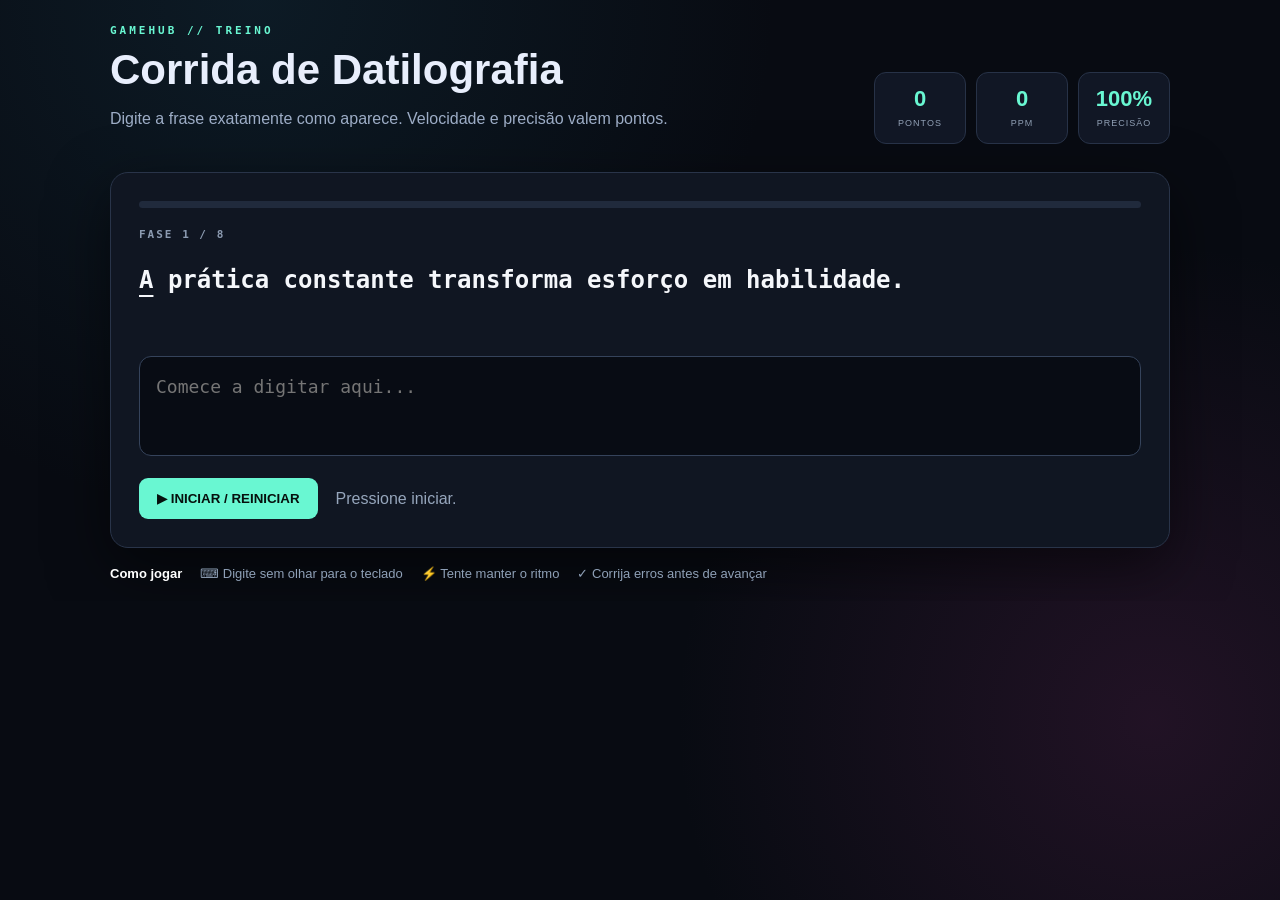
<file: GameHub/public/games/DatilografiaGame/index.html>
<!doctype html>
<html lang="pt-BR">
<head><meta charset="utf-8"><meta name="viewport" content="width=device-width,initial-scale=1">
<title>Corrida de Datilografia | GameHub</title><link rel="stylesheet" href="gamehub.css"></head>
<body>

<main class="wrap">
<header><div><span class="eyebrow">GAMEHUB // TREINO</span><h1>Corrida de Datilografia</h1><p>Digite a frase exatamente como aparece. Velocidade e precisão valem pontos.</p></div>
<div class="stats"><div><b id="score">0</b><span>PONTOS</span></div><div><b id="wpm">0</b><span>PPM</span></div><div><b id="accuracy">100%</b><span>PRECISÃO</span></div></div></header>
<section class="game">
<div class="progress"><i id="progress"></i></div>
<div class="phase">FASE <span id="phase">1</span> / <span id="total"></span></div>
<div id="phrase" class="phrase"></div>
<textarea id="input" autocomplete="off" spellcheck="false" placeholder="Comece a digitar aqui..."></textarea>
<div class="actions"><button id="start">▶ INICIAR / REINICIAR</button><span id="message">Pressione iniciar.</span></div>
</section>
<section class="tips"><b>Como jogar</b><span>⌨ Digite sem olhar para o teclado</span><span>⚡ Tente manter o ritmo</span><span>✓ Corrija erros antes de avançar</span></section>
</main><script src="gamehub.js"></script></body></html>
</file>
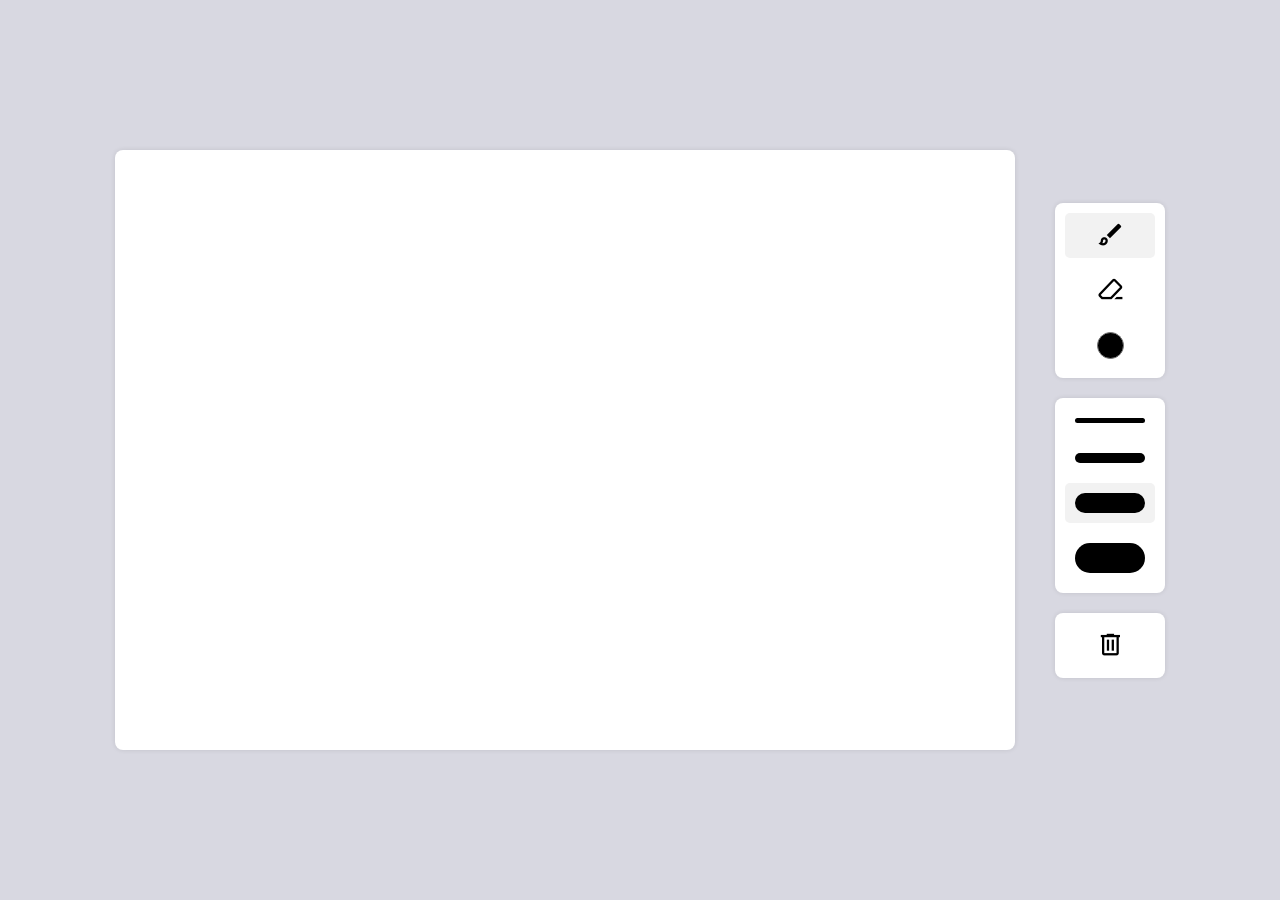
<file: GameHub/public/games/paint/index.html>
<!DOCTYPE html>
<html lang="en">
<head>
    <meta charset="UTF-8">
    <meta name="viewport" content="width=device-width, initial-scale=1.0">

    <link rel="stylesheet" href="https://fonts.googleapis.com/css2?family=Material+Symbols+Outlined:opsz,wght,FILL,GRAD@48,400,1,0" />

    <link rel="stylesheet" href="./style.css">

    <title>Paint</title>
</head>
<body>

    <section class="container">

        <canvas width="900" height="600"></canvas>

        <div>
            <section class="tool-box">
                <button class="button__tool active" data-action="brush">
                    <span class="material-symbols-outlined">brush</span>
                </button>

                <button class="button__tool" data-action="rubber">
                    <span class="material-symbols-outlined">ink_eraser</span>
                </button>

                <button class="button__tool">
                    <input type="color" class="input__color">
                </button>
            </section>

            <section class="tool-box">
                <button class="button__size" data-size=5>
                    <span class="stroke"></span>
                </button>

                <button class="button__size" data-size=10>
                    <span class="stroke"></span>
                </button>

                <button class="button__size active" data-size=20>
                    <span class="stroke"></span>
                </button>

                <button class="button__size" data-size=30>
                    <span class="stroke"></span>
                </button>
            </section>
            
            <section class="tool-box">
                <button class="button__tool button__clear">
                    <span class="material-symbols-outlined">delete</span>
                </button>
            </section>
        </div>

    </section>

    <script src="./script.js"></script>
</body>
</html>
</file>
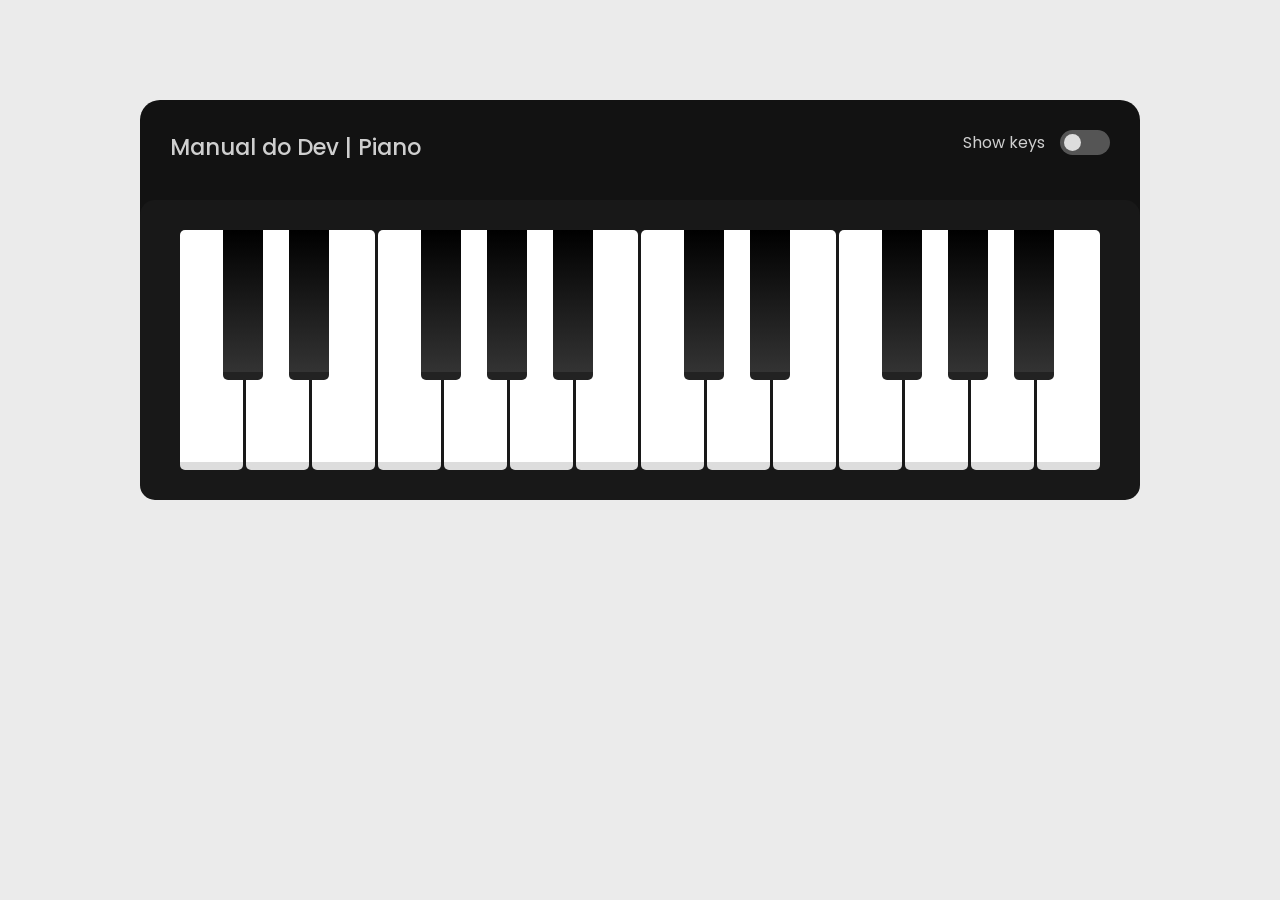
<file: GameHub/public/games/piano/index.html>
<!DOCTYPE html>
<html lang="en">
<head>
    <meta charset="UTF-8">
    <meta http-equiv="X-UA-Compatible" content="IE=edge">
    <meta name="viewport" content="width=device-width, initial-scale=1.0">

    <link rel="stylesheet" href="./css/style.css">

    <title>Piano | Manual do Dev</title>
</head>
<body>
    
    <section class="piano">

        <section class="controls">

            <h1>Manual do Dev | Piano</h1>

            <label class="checkbox__label">
                Show keys
                <span class="switcher">
                    <span class="switcher__button"></span>
                </span>
                <input type="checkbox" class="checkbox__keys" hidden>
            </label>

        </section>

        <section class="piano__keys disabled-keys">

            <div class="key white" data-note="1"><span>TAB</span></div>
            <div class="key black" data-note="2"><span>1</span></div>
            <div class="key white" data-note="3"><span>q</span></div>
            <div class="key black" data-note="4"><span>2</span></div>
            <div class="key white" data-note="5"><span>w</span></div>
            <div class="key white" data-note="6"><span>e</span></div>
            <div class="key black" data-note="7"><span>4</span></div>
            <div class="key white" data-note="8"><span>r</span></div>
            <div class="key black" data-note="9"><span>5</span></div>
            <div class="key white" data-note="10"><span>t</span></div>
            <div class="key black" data-note="11"><span>6</span></div>
            <div class="key white" data-note="12"><span>y</span></div>
            <div class="key white" data-note="13"><span>u</span></div>
            <div class="key black" data-note="14"><span>8</span></div>
            <div class="key white" data-note="15"><span>i</span></div>
            <div class="key black" data-note="16"><span>9</span></div>
            <div class="key white" data-note="17"><span>o</span></div>
            <div class="key white" data-note="18"><span>p</span></div>
            <div class="key black" data-note="19"><span>-</span></div>
            <div class="key white" data-note="20"><span>[</span></div>
            <div class="key black" data-note="21"><span>=</span></div>
            <div class="key white" data-note="22"><span>]</span></div>
            <div class="key black" data-note="23"><span>&larr;</span></div>
            <div class="key white" data-note="24"><span>\</span></div>

        </section>

    </section>

    <script src="./js/script.js"></script>
</body>
</html>
</file>
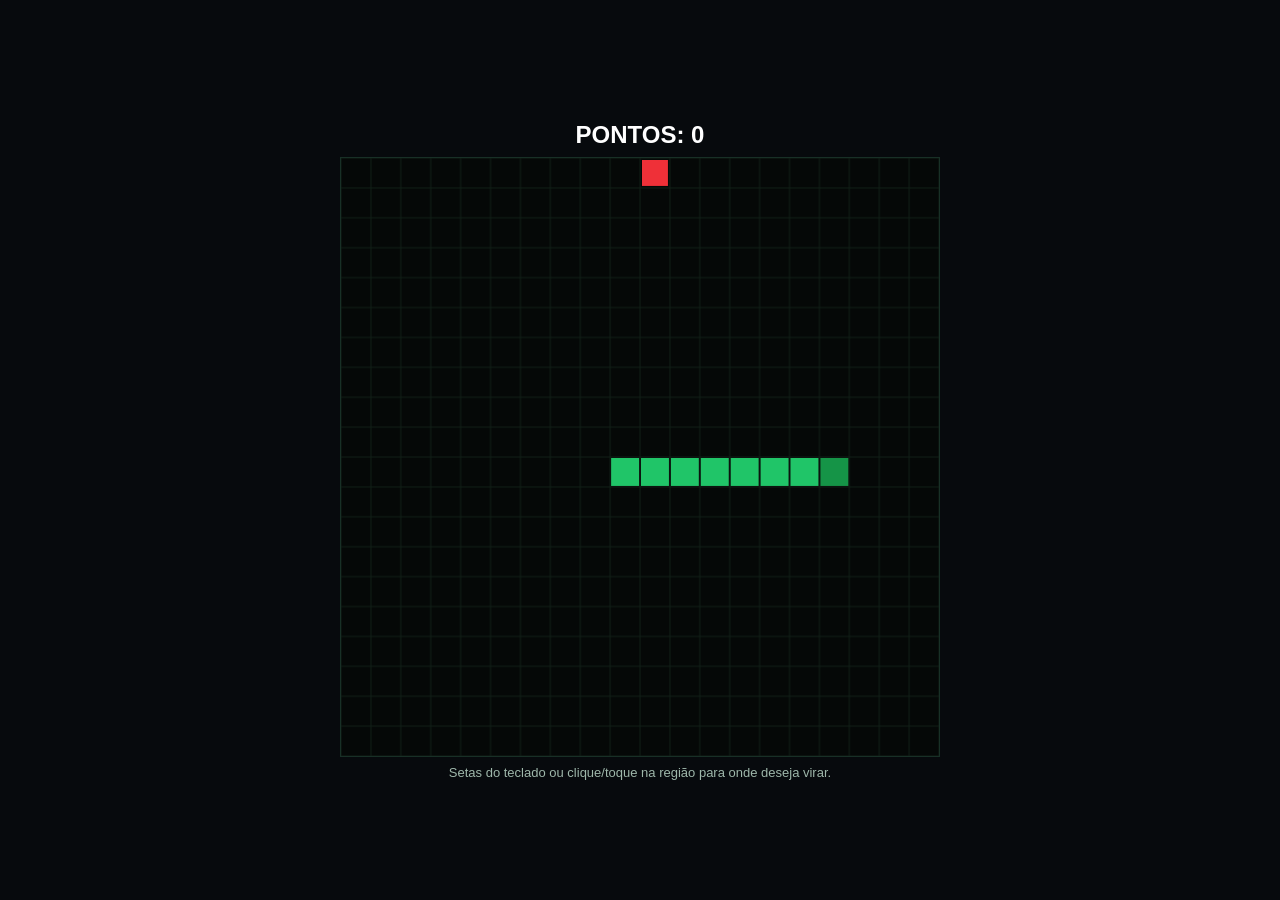
<file: GameHub/public/games/snake-game/index.html>
<!doctype html><html lang="pt-BR"><head><meta charset="utf-8"><meta name="viewport" content="width=device-width,initial-scale=1"><title>Snake Lógico</title>
<style>
*{box-sizing:border-box}html,body{margin:0;width:100%;height:100%;background:#070a0d;color:#fff;font-family:Arial,sans-serif;overflow:hidden}
body{display:flex;align-items:center;justify-content:center}.game{width:min(680px,96vw);text-align:center}.hud{font-size:24px;font-weight:800;margin:0 0 8px}
canvas{display:block;width:min(600px,90vw);height:auto;aspect-ratio:1;margin:auto;background:#050807;border:1px solid #183026;touch-action:none}
.help{font-size:13px;color:#9eb7aa;margin-top:8px}.over{position:fixed;inset:0;display:none;align-items:center;justify-content:center;background:#0009;z-index:5}
.over div{background:#101817;border:1px solid #22c55e;padding:24px;border-radius:16px}.over strong{font-size:28px}
</style></head><body><main class="game"><div class="hud">PONTOS: <span id="score">0</span></div><canvas id="game" width="600" height="600"></canvas><div class="help">Setas do teclado ou clique/toque na região para onde deseja virar.</div></main><div class="over" id="over"><div><strong>Fim da rodada</strong><p>Responda à pergunta para continuar.</p></div></div><script src="./js/script.js"></script></body></html>
</file>
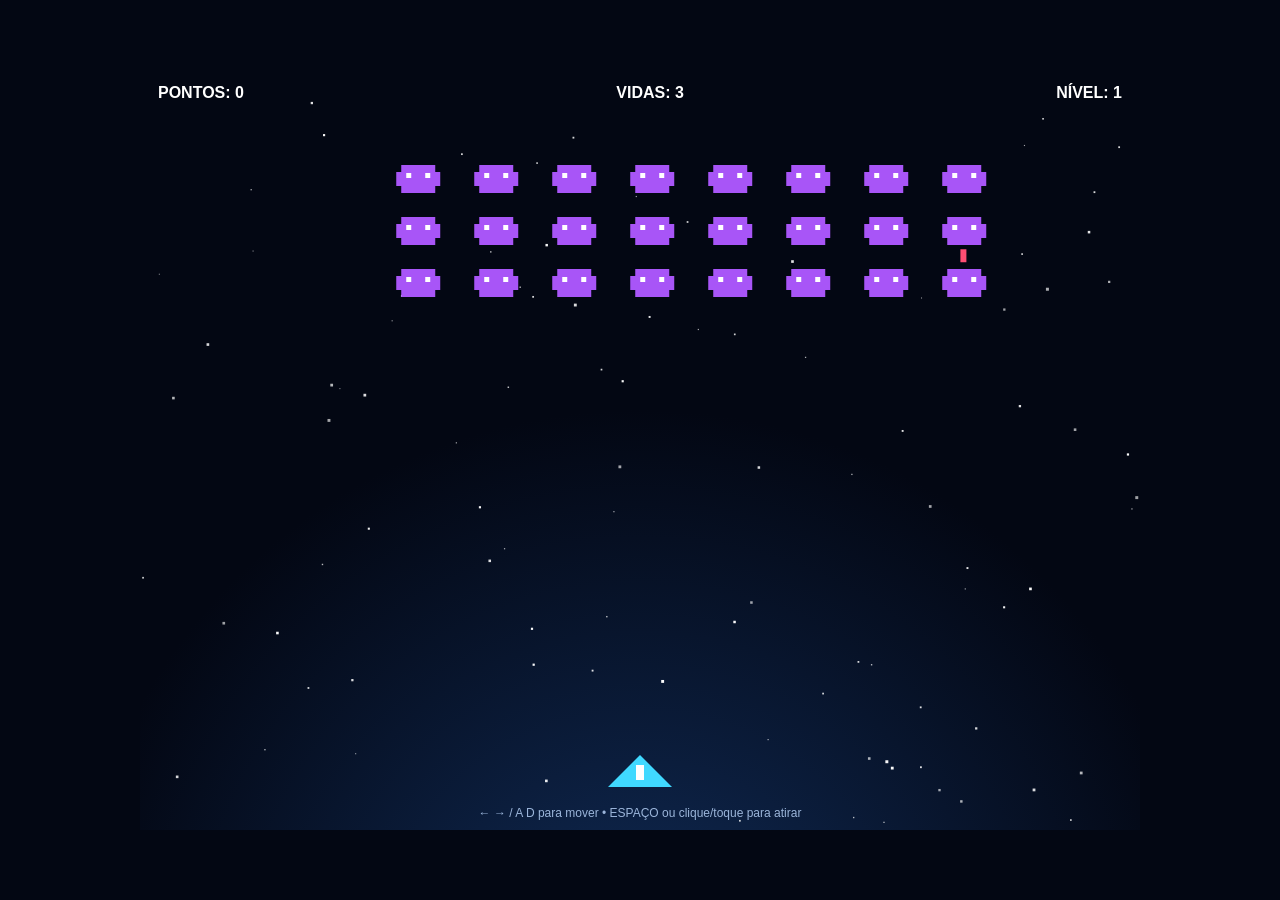
<file: GameHub/public/games/space-invaders/index.html>
<!doctype html><html lang="pt-BR"><head><meta charset="utf-8"><meta name="viewport" content="width=device-width,initial-scale=1"><title>Defesa Espacial</title>
<style>*{box-sizing:border-box}html,body{margin:0;width:100%;height:100%;overflow:hidden;background:#030713;color:#fff;font-family:Arial,sans-serif}body{display:flex;align-items:center;justify-content:center}.wrap{width:min(1000px,100vw);height:min(760px,100vh);position:relative}canvas{width:100%;height:100%;display:block;background:radial-gradient(circle at 50% 120%,#102b56,#030713 55%);touch-action:none}.hud{position:absolute;top:14px;left:18px;right:18px;display:flex;justify-content:space-between;font-weight:800;pointer-events:none}.tip{position:absolute;bottom:10px;width:100%;text-align:center;font-size:12px;color:#9bb5da;pointer-events:none}</style></head><body><div class="wrap"><canvas id="game" width="1000" height="760"></canvas><div class="hud"><span>PONTOS: <b id="score">0</b></span><span>VIDAS: <b id="lives">3</b></span><span>NÍVEL: <b id="level">1</b></span></div><div class="tip">← → / A D para mover • ESPAÇO ou clique/toque para atirar</div></div><script src="gamehub-space.js"></script></body></html>
</file>
<file: GameHub/public/games/DatilografiaGame/gamehub.css>
*{box-sizing:border-box}body{margin:0;background:#080b12;color:#e8eefc;font-family:Arial,sans-serif;min-height:100vh;background-image:radial-gradient(circle at 20% 0,#163a4c55,transparent 38%),radial-gradient(circle at 90% 80%,#67265944,transparent 35%)}.back{position:fixed;top:18px;left:20px;color:#69f7d2;text-decoration:none;font-weight:700;z-index:3}.wrap{max-width:1000px;margin:auto;padding:75px 24px 50px}header{display:flex;justify-content:space-between;gap:30px;align-items:end;margin-bottom:28px}.eyebrow{font:700 11px monospace;letter-spacing:3px;color:#69f7d2}h1{font-size:42px;margin:8px 0}p{color:#9dadc6}.stats{display:flex;gap:10px}.stats div{min-width:92px;background:#111725;border:1px solid #273247;border-radius:12px;padding:13px;text-align:center}.stats b{display:block;font-size:22px;color:#69f7d2}.stats span{font-size:9px;letter-spacing:1px;color:#91a0b5}.game{background:#101622;border:1px solid #293449;border-radius:18px;padding:28px;box-shadow:0 20px 60px #0008}.progress{height:7px;background:#202a3c;border-radius:10px;overflow:hidden}.progress i{display:block;height:100%;width:0;background:#69f7d2;transition:.2s}.phase{font:700 11px monospace;color:#8c9bb1;letter-spacing:2px;margin:20px 0}.phrase{font:600 24px/1.65 monospace;min-height:95px;color:#f5f7fb}.phrase .ok{color:#69f7d2}.phrase .bad{color:#ff5d77;background:#4e1a26}.phrase .next{text-decoration:underline;text-underline-offset:7px}textarea{width:100%;height:100px;background:#080c14;border:1px solid #35435b;border-radius:12px;color:#fff;padding:16px;font:18px/1.5 monospace;resize:none;outline:none}textarea:focus{border-color:#69f7d2;box-shadow:0 0 0 3px #69f7d222}.actions{display:flex;align-items:center;gap:18px;margin-top:18px}button{border:0;background:#69f7d2;color:#06100d;font-weight:900;padding:13px 18px;border-radius:9px;cursor:pointer}.actions span{color:#96a6bc}.tips{display:flex;gap:18px;flex-wrap:wrap;margin-top:18px;color:#8fa0b7;font-size:13px}.tips b{color:#fff}@media(max-width:750px){header{display:block}.stats{margin-top:20px;flex-wrap:wrap}h1{font-size:32px}.phrase{font-size:19px}}
html,body{width:100%;min-height:100%;overflow-x:hidden}.wrap{width:min(1100px,96vw)!important;max-width:none!important;margin:0 auto!important;padding:20px!important}
</file>
<file: GameHub/public/games/paint/style.css>
* {
    margin: 0;
    padding: 0;
    box-sizing: border-box;
}

body {
    background-color: #d8d8e1;
}

canvas {
    background-color: white;
    border-radius: 8px;
    box-shadow: 0 0 5px rgba(0, 0, 0, 0.1);
}

.container {
    width: 100%;
    min-height: 100vh;
    display: flex;
    align-items: center;
    justify-content: center;
}

.tool-box {
    width: 110px;
    background-color: #fff;
    border-radius: 8px;
    box-shadow: 0 0 5px rgba(0, 0, 0, 0.1);
    margin-left: 40px;
    padding: 10px;
    display: flex;
    flex-direction: column;
    gap: 10px;
    margin-bottom: 20px;
}

.button__tool,
.button__size {
    height: 45px;
    border: none;
    border-radius: 5px;
    cursor: pointer;
    display: flex;
    align-items: center;
    justify-content: center;
    background: none;
}

.button__tool > span {
    font-size: 1.8rem;
}

.button__tool:hover,
.button__size:hover {
    background-color: #f2f2f2;
}

.input__color {
    width: 45px;
    height: 45px;
    border: none;
    background: none;
    cursor: pointer;
    padding: 5px 7px;
}

.input__color::-webkit-color-swatch {
    border-radius: 100px;
}

.button__size {
    padding: 10px;
    height: auto;
}

.button__size > span {
    width: 100%;
    background-color: #000;
    border-radius: 100px;
    display: block;
}

.button__size[data-size="5"] > span {
    height: 5px;
}

.button__size[data-size="10"] > span {
    height: 10px;
}

.button__size[data-size="20"] > span {
    height: 20px;
}

.button__size[data-size="30"] > span {
    height: 30px;
}

.active {
    background-color: #f2f2f2;
}
</file>
<file: GameHub/public/games/piano/css/style.css>
@import url('https://fonts.googleapis.com/css2?family=Poppins:wght@300;400;500;700&display=swap');

* {
    margin: 0;
    padding: 0;
    box-sizing: border-box;
    font-family: 'Poppins', sans-serif;
}

body {
    background-color: #ebebeb;
}

.piano {
    background-color: #121212;
    width: 1000px;
    height: 400px;
    margin: 100px auto 0;
    border-radius: 20px;
    display: flex;
    flex-direction: column;
    align-items: center;
    justify-content: space-between;
}

.controls {
    color: rgba(255, 255, 255, 0.8);
    padding: 30px;
    display: flex;
    width: 100%;
    justify-content: space-between;
}

.controls h1 {
    font-weight: 500;
    font-size: 1.4rem;
}

.switcher {
    width: 50px;
    height: 25px;
    background-color: #555;
    display: flex;
    border-radius: 50px;
    padding: 4px;
}

.switcher__button {
    height: 100%;
    aspect-ratio: 1/1;
    background-color: #ddd;
    border-radius: 25px;
}

.switcher--active {
    background-color: #006eff;
    justify-content: flex-end;
}

.checkbox__label {
    display: flex;
    gap: 15px;
}

.piano__keys {
    width: 100%;
    height: 300px;
    background-color: #181818;
    border-radius: 15px;
    padding: 30px 40px;
    display: flex;
}

.white {
    background-color: white;
    flex-grow: 1;
    border-radius: 5px;
    border-bottom: 8px solid #ddd;
    color: rgba(0, 0, 0, 0.3);
    margin-left: -17px;
    z-index: 1;
}

.key span {
    font-weight: 600;
    position: absolute;
    transition-duration: 300ms;
}

.key {
    position: relative;
    display: flex;
    align-items: flex-end;
    justify-content: center;
    padding-bottom: 8px;
    user-select: none;
}

.black {
    width: 40px;
    background: linear-gradient(black, #333);
    height: 150px;
    border-radius: 0 0 5px 5px;
    border-bottom: 8px solid #222;
    margin-left: -20px;
    z-index: 2;
    color: rgba(255, 255, 255, 0.3);
}

.piano__keys .white:nth-child(1) {
    margin-left: 0;
}

.piano__keys .white:nth-child(5) {
    margin-right: 20px;
}

.piano__keys .white:nth-child(12) {
    margin-right: 20px;
}

.piano__keys .white:nth-child(17) {
    margin-right: 20px;
}

.black--pressed {
    background: linear-gradient(#222, black);
    border-bottom: none;
    height: 148px;
}

.disabled-keys span {
    opacity: 0;
}
</file>
